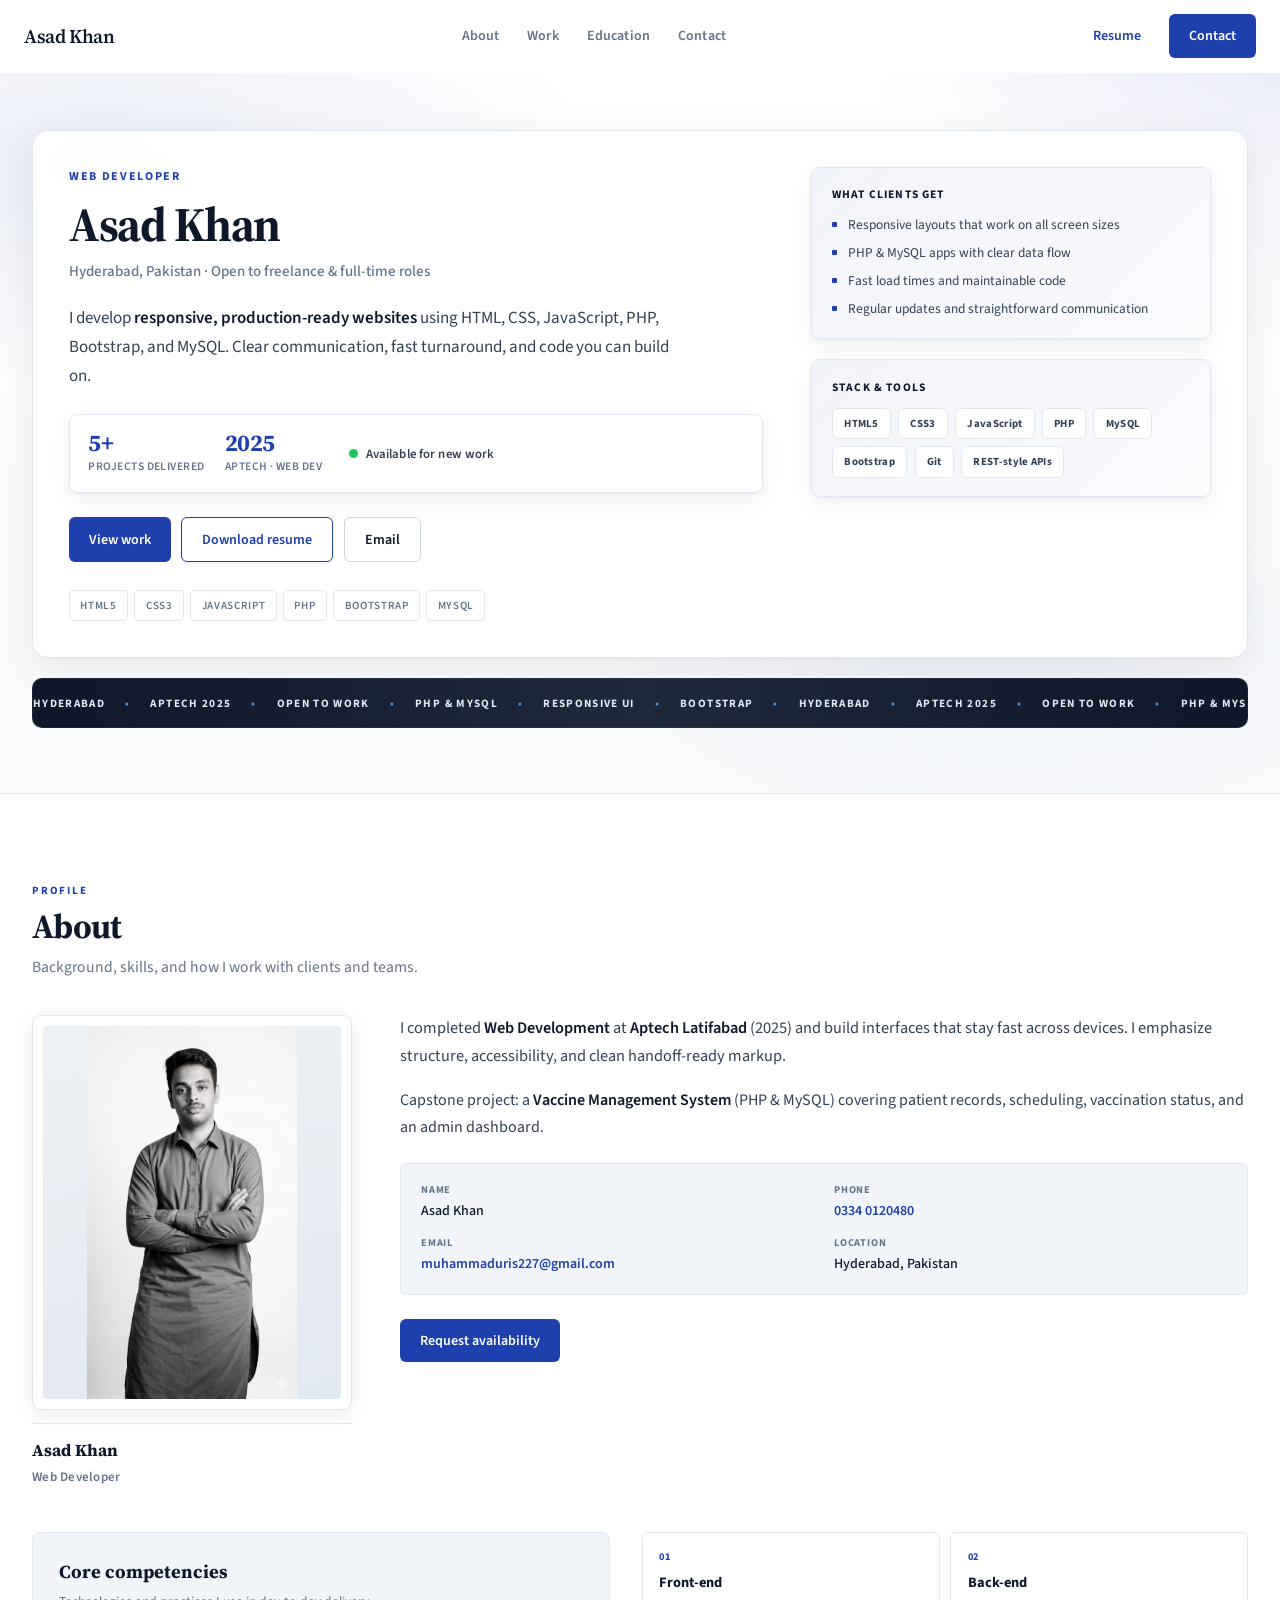
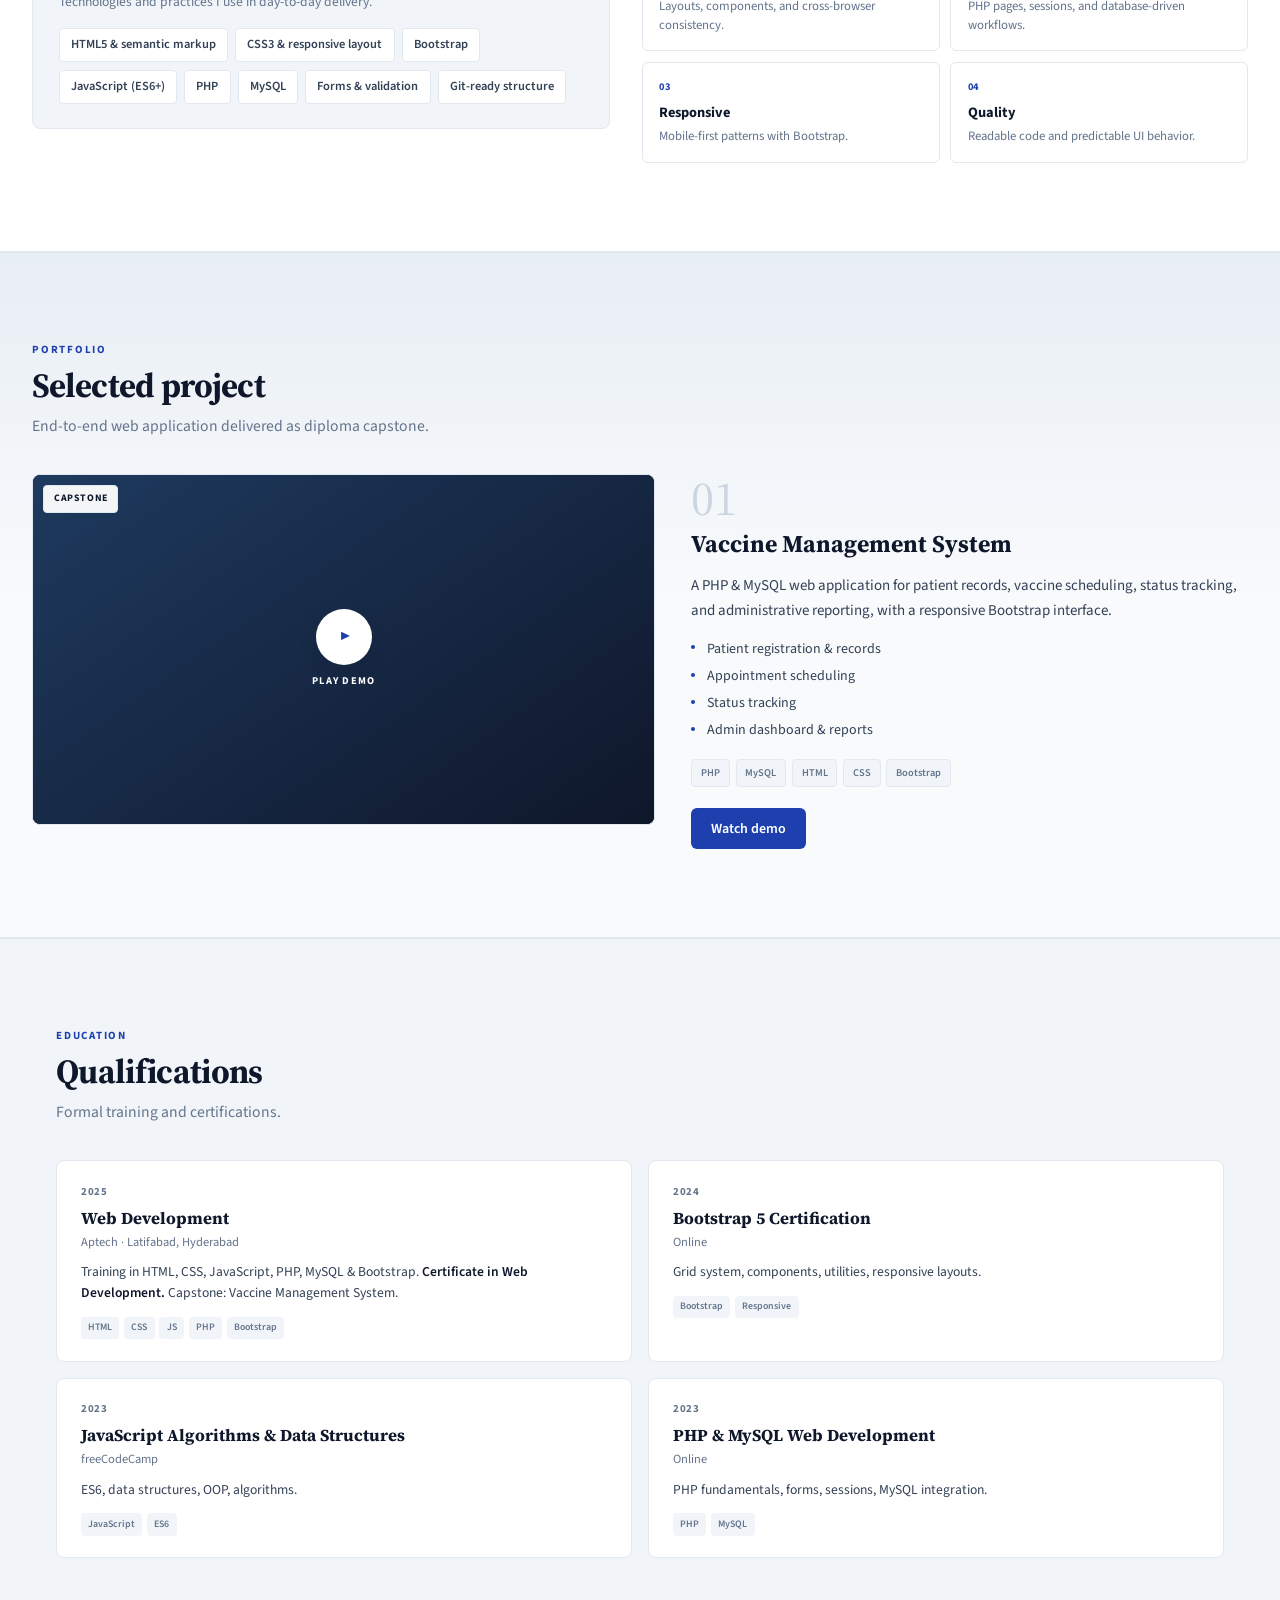
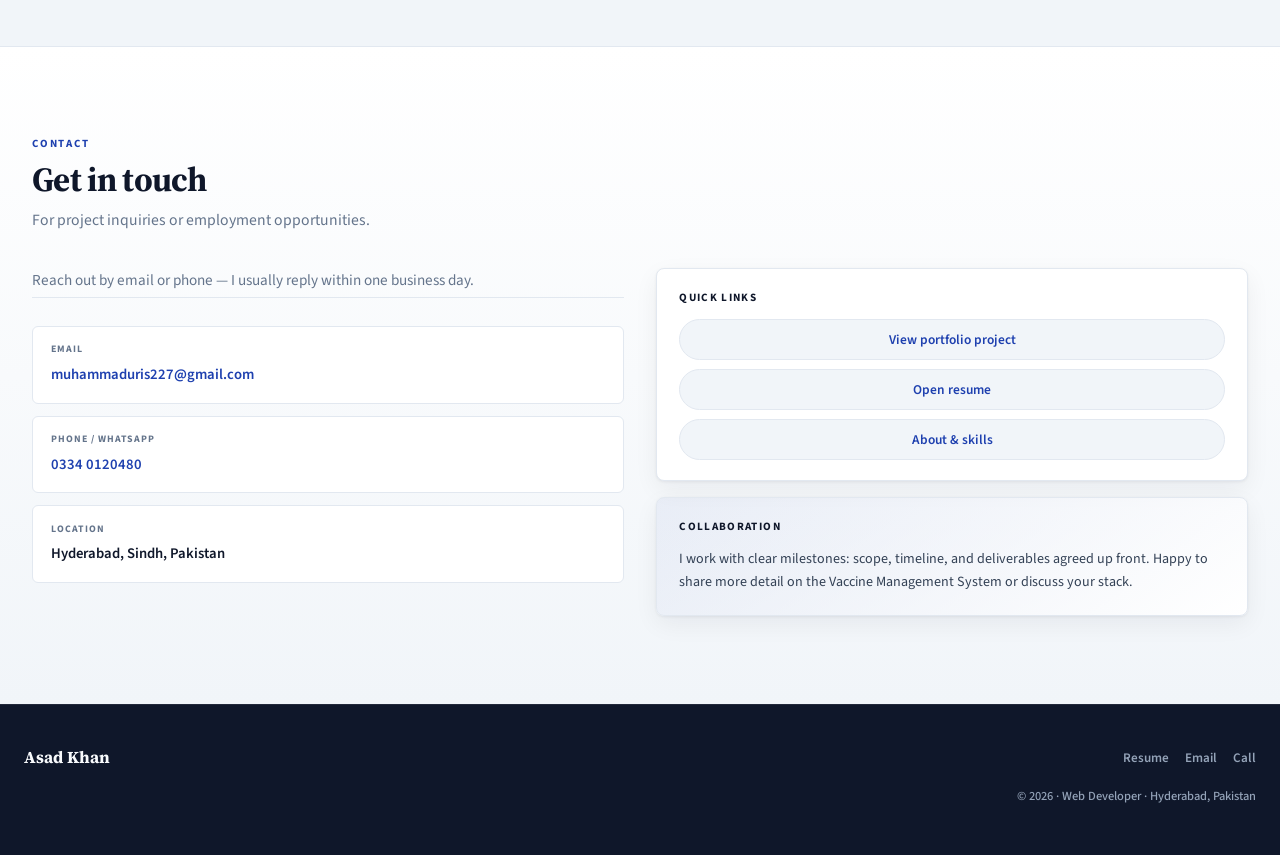
<file: index.html>
<!DOCTYPE html>
<html lang="en">
<head>
  <meta charset="UTF-8" />
  <meta name="viewport" content="width=device-width, initial-scale=1.0" />
  <meta name="description" content="Asad Khan — Web Developer in Hyderabad, Pakistan. HTML, CSS, JavaScript, PHP, Bootstrap & MySQL. Diploma in Web Development." />
  <meta name="theme-color" content="#0f172a" />
  <meta property="og:title" content="Asad Khan — Web Developer" />
  <meta property="og:description" content="Web developer specializing in responsive sites, PHP, and MySQL. Based in Hyderabad, Pakistan." />
  <meta property="og:type" content="website" />
  <title>Asad Khan | Web Developer in Hyderabad Pakistan | PHP, JavaScript & MySQL</title>
  <link rel="preconnect" href="https://fonts.googleapis.com" />
  <link rel="preconnect" href="https://fonts.gstatic.com" crossorigin />
  <link href="https://fonts.googleapis.com/css2?family=Source+Sans+3:ital,wght@0,400;0,500;0,600;0,700;1,400&family=Source+Serif+4:ital,opsz,wght@0,8..60,400;0,8..60,600;0,8..60,700;1,8..60,400&display=swap" rel="stylesheet" />
  <link rel="stylesheet" href="master.css" />
  <script type="application/ld+json">
  {
    "@context": "https://schema.org",
    "@type": "Person",
    "name": "Asad Khan",
    "jobTitle": "Web Developer",
    "email": "muhammaduris227@gmail.com",
    "telephone": "+923340120480",
    "image": "me.jpeg",
    "address": { "@type": "PostalAddress", "addressLocality": "Hyderabad", "addressRegion": "Sindh", "addressCountry": "PK" },
    "knowsAbout": ["HTML5", "CSS3", "JavaScript", "PHP", "MySQL", "Bootstrap"]
  }
  </script>

<meta name="robots" content="index,follow,max-image-preview:large" />
<link rel="canonical" href="https://yourdomain.com/" />
<meta property="og:url" content="https://yourdomain.com/" />
<meta name="twitter:card" content="summary_large_image" />
</head>

<body class="has-page-bg">

  <a class="skip-link" href="#main">Skip to content</a>

  <header class="site-header">
    <nav id="navbar" class="nav" aria-label="Primary">
      <a href="#hero" class="nav-brand">Asad Khan</a>
      <ul class="nav-links">
        <li><a href="#about">About</a></li>
        <li><a href="#mywork">Work</a></li>
        <li><a href="#education">Education</a></li>
        <li><a href="#contact">Contact</a></li>
      </ul>
      <div class="nav-actions">
        <a href="resume.html" class="btn btn-nav-outline">Resume</a>
        <a href="#contact" class="btn btn-nav">Contact</a>
      </div>
      <button type="button" class="nav-toggle" id="menuBtn" aria-label="Open menu" aria-expanded="false" aria-controls="mobileMenu">&#9776;</button>
    </nav>
  </header>

  <div class="mobile-menu" id="mobileMenu">
    <a href="#about" class="mobile-link">About</a>
    <a href="#mywork" class="mobile-link">Work</a>
    <a href="#education" class="mobile-link">Education</a>
    <a href="#contact" class="mobile-link">Contact</a>
    <a href="resume.html" class="mobile-link mobile-link--accent">Resume (PDF)</a>
  </div>

  <main id="main">

  <section id="hero" class="hero" aria-labelledby="hero-heading">
    <div class="hero-bg" aria-hidden="true"></div>
    <div class="hero-mesh" aria-hidden="true"></div>
    <div class="hero-surface">
    <div class="hero-layout">
      <div class="hero-inner">
        <p class="hero-eyebrow hero-reveal">Web Developer</p>
        <h1 id="hero-heading" class="hero-title hero-reveal">Asad Khan</h1>
        <p class="hero-sub hero-reveal">Hyderabad, Pakistan &middot; Open to freelance &amp; full-time roles</p>
        <p class="hero-lead hero-reveal">
          I develop <strong>responsive, production-ready websites</strong> using HTML, CSS, JavaScript, PHP, Bootstrap, and MySQL.
          Clear communication, fast turnaround, and code you can build on.
        </p>
        <div class="hero-stats hero-reveal" aria-label="Highlights">
          <div class="hero-stat">
            <span class="hero-stat__num">5+</span>
            <span class="hero-stat__label">Projects delivered</span>
          </div>
          <div class="hero-stat">
            <span class="hero-stat__num">2025</span>
            <span class="hero-stat__label">Aptech · Web Dev</span>
          </div>
          <div class="hero-stat hero-stat--pulse">
            <span class="hero-stat__dot" aria-hidden="true"></span>
            <span class="hero-stat__label">Available for new work</span>
          </div>
        </div>
        <div class="hero-actions hero-reveal">
          <a href="#mywork" class="btn btn-primary btn-shine">View work</a>
          <a href="resume.html" class="btn btn-secondary">Download resume</a>
          <a href="mailto:muhammaduris227@gmail.com" class="btn btn-ghost">Email</a>
        </div>
        <ul class="hero-tags hero-reveal" aria-label="Technologies">
          <li>HTML5</li>
          <li>CSS3</li>
          <li>JavaScript</li>
          <li>PHP</li>
          <li>Bootstrap</li>
          <li>MySQL</li>
        </ul>
      </div>

      <aside class="hero-aside hero-reveal" aria-label="What you get">
        <div class="hero-panel">
          <h2 class="hero-panel__title">What clients get</h2>
          <ul class="hero-panel__list">
            <li>Responsive layouts that work on all screen sizes</li>
            <li>PHP &amp; MySQL apps with clear data flow</li>
            <li>Fast load times and maintainable code</li>
            <li>Regular updates and straightforward communication</li>
          </ul>
        </div>
        <div class="hero-panel hero-panel--stack">
          <h2 class="hero-panel__title">Stack &amp; tools</h2>
          <div class="hero-stack" aria-label="Technologies">
            <span>HTML5</span><span>CSS3</span><span>JavaScript</span><span>PHP</span><span>MySQL</span><span>Bootstrap</span><span>Git</span><span>REST-style APIs</span>
          </div>
        </div>
      </aside>
    </div>
    </div>
    <div class="hero-ribbon" aria-hidden="true">
      <div class="hero-ribbon__track">
        <span>Hyderabad</span><span class="hero-ribbon__dot">&bull;</span>
        <span>Aptech 2025</span><span class="hero-ribbon__dot">&bull;</span>
        <span>Open to work</span><span class="hero-ribbon__dot">&bull;</span>
        <span>PHP &amp; MySQL</span><span class="hero-ribbon__dot">&bull;</span>
        <span>Responsive UI</span><span class="hero-ribbon__dot">&bull;</span>
        <span>Bootstrap</span><span class="hero-ribbon__dot">&bull;</span>
        <span>Hyderabad</span><span class="hero-ribbon__dot">&bull;</span>
        <span>Aptech 2025</span><span class="hero-ribbon__dot">&bull;</span>
        <span>Open to work</span><span class="hero-ribbon__dot">&bull;</span>
        <span>PHP &amp; MySQL</span><span class="hero-ribbon__dot">&bull;</span>
        <span>Responsive UI</span><span class="hero-ribbon__dot">&bull;</span>
        <span>Bootstrap</span><span class="hero-ribbon__dot">&bull;</span>
      </div>
    </div>
  </section>

  <section id="about" class="section about" aria-labelledby="about-title">
    <div class="section-head section-reveal">
      <span class="section-kicker">Profile</span>
      <h2 id="about-title" class="section-title">About</h2>
      <p class="section-lead">Background, skills, and how I work with clients and teams.</p>
    </div>

    <div class="about-grid section-reveal">
      <figure class="profile-shot">
        <div class="profile-shot__frame">
          <div class="profile-shot__mat">
            <img
              class="profile-shot__img"
              src="me.jpeg"
              alt="Professional portrait of Asad Khan, web developer"
              width="480"
              height="600"
              decoding="async"
              fetchpriority="high"
              onerror="this.onerror=null;this.src='me.jpg';"
            />
          </div>
        </div>
        <figcaption class="profile-shot__caption">
          <span class="profile-shot__name">Asad Khan</span>
          <span class="profile-shot__role">Web Developer</span>
        </figcaption>
      </figure>

      <div class="about-copy">
        <p class="about-lead">
          I completed <strong>Web Development</strong> at <strong>Aptech Latifabad</strong> (2025) and build interfaces that stay fast across devices.
          I emphasize structure, accessibility, and clean handoff-ready markup.
        </p>
        <p class="about-text">
          Capstone project: a <strong>Vaccine Management System</strong> (PHP &amp; MySQL) covering patient records, scheduling,
          vaccination status, and an admin dashboard.
        </p>
        <dl class="about-facts">
          <div class="fact"><dt>Name</dt><dd>Asad Khan</dd></div>
          <div class="fact"><dt>Phone</dt><dd><a href="tel:+923340120480">0334 0120480</a></dd></div>
          <div class="fact"><dt>Email</dt><dd><a href="mailto:muhammaduris227@gmail.com">muhammaduris227@gmail.com</a></dd></div>
          <div class="fact"><dt>Location</dt><dd>Hyderabad, Pakistan</dd></div>
        </dl>
        <a href="#contact" class="btn btn-primary">Request availability</a>
      </div>
    </div>

    <div class="about-lower section-reveal">
      <div class="skills-panel">
        <h3 class="skills-heading">Core competencies</h3>
        <p class="skills-note">Technologies and practices I use in day-to-day delivery.</p>
        <ul class="skill-tags" aria-label="Skills">
          <li>HTML5 &amp; semantic markup</li>
          <li>CSS3 &amp; responsive layout</li>
          <li>Bootstrap</li>
          <li>JavaScript (ES6+)</li>
          <li>PHP</li>
          <li>MySQL</li>
          <li>Forms &amp; validation</li>
          <li>Git-ready structure</li>
        </ul>
      </div>
      <div class="what-i-do">
        <div class="wid-card"><span class="wid-num">01</span><h4>Front-end</h4><p>Layouts, components, and cross-browser consistency.</p></div>
        <div class="wid-card"><span class="wid-num">02</span><h4>Back-end</h4><p>PHP pages, sessions, and database-driven workflows.</p></div>
        <div class="wid-card"><span class="wid-num">03</span><h4>Responsive</h4><p>Mobile-first patterns with Bootstrap.</p></div>
        <div class="wid-card"><span class="wid-num">04</span><h4>Quality</h4><p>Readable code and predictable UI behavior.</p></div>
      </div>
    </div>
  </section>

  <section id="mywork" class="section work section--band" aria-labelledby="work-title">
    <div class="section-head section-reveal">
      <span class="section-kicker">Portfolio</span>
      <h2 id="work-title" class="section-title">Selected project</h2>
      <p class="section-lead">End-to-end web application delivered as diploma capstone.</p>
    </div>
    <div class="work-layout section-reveal">
      <div class="work-video-wrap" id="demoThumb" role="button" tabindex="0" aria-label="Play project demo video">
        <video src="vaccinesys.mp4" muted preload="metadata" playsinline class="work-thumb"></video>
        <div class="work-fallback" aria-hidden="true"></div>
        <div class="work-overlay">
          <span class="work-play-btn" aria-hidden="true">&#9654;</span>
          <span class="work-play-label">Play demo</span>
        </div>
        <span class="work-pill">Capstone</span>
      </div>
      <div class="work-info">
        <span class="work-num">01</span>
        <h3 class="work-name">Vaccine Management System</h3>
        <p class="work-desc">
          A PHP &amp; MySQL web application for patient records, vaccine scheduling, status tracking, and administrative reporting, with a responsive Bootstrap interface.
        </p>
        <ul class="work-list">
          <li>Patient registration &amp; records</li>
          <li>Appointment scheduling</li>
          <li>Status tracking</li>
          <li>Admin dashboard &amp; reports</li>
        </ul>
        <div class="work-tags">
          <span>PHP</span><span>MySQL</span><span>HTML</span><span>CSS</span><span>Bootstrap</span>
        </div>
        <button type="button" class="btn btn-primary" id="openDemoVideo">Watch demo</button>
      </div>
    </div>
  </section>

  <section id="education" class="section education" aria-labelledby="edu-heading">
    <div class="section-head section-reveal">
      <span class="section-kicker">Education</span>
      <h2 id="edu-heading" class="section-title">Qualifications</h2>
      <p class="section-lead">Formal training and certifications.</p>
    </div>
    <div class="edu-grid">
      <article class="edu-card ec-1 reveal">
        <span class="edu-year">2025</span>
        <h3 class="edu-deg">Web Development</h3>
        <p class="edu-school">Aptech &middot; Latifabad, Hyderabad</p>
        <p class="edu-desc">Training in HTML, CSS, JavaScript, PHP, MySQL &amp; Bootstrap. <strong>Certificate in Web Development.</strong> Capstone: Vaccine Management System.</p>
        <div class="edu-chips"><span>HTML</span><span>CSS</span><span>JS</span><span>PHP</span><span>Bootstrap</span></div>
      </article>
      <article class="edu-card ec-2 reveal">
        <span class="edu-year">2024</span>
        <h3 class="edu-deg">Bootstrap 5 Certification</h3>
        <p class="edu-school">Online</p>
        <p class="edu-desc">Grid system, components, utilities, responsive layouts.</p>
        <div class="edu-chips"><span>Bootstrap</span><span>Responsive</span></div>
      </article>
      <article class="edu-card ec-3 reveal">
        <span class="edu-year">2023</span>
        <h3 class="edu-deg">JavaScript Algorithms &amp; Data Structures</h3>
        <p class="edu-school">freeCodeCamp</p>
        <p class="edu-desc">ES6, data structures, OOP, algorithms.</p>
        <div class="edu-chips"><span>JavaScript</span><span>ES6</span></div>
      </article>
      <article class="edu-card ec-4 reveal">
        <span class="edu-year">2023</span>
        <h3 class="edu-deg">PHP &amp; MySQL Web Development</h3>
        <p class="edu-school">Online</p>
        <p class="edu-desc">PHP fundamentals, forms, sessions, MySQL integration.</p>
        <div class="edu-chips"><span>PHP</span><span>MySQL</span></div>
      </article>
    </div>
  </section>

  <section id="contact" class="section contact section--contact-band" aria-labelledby="contact-heading">
    <div class="contact-shell">
      <div class="section-head section-reveal">
        <span class="section-kicker">Contact</span>
        <h2 id="contact-heading" class="section-title">Get in touch</h2>
        <p class="section-lead">For project inquiries or employment opportunities.</p>
      </div>
      <div class="contact-grid contact-grid--split section-reveal">
        <div class="contact-details">
          <p class="contact-intro-inline">Reach out by email or phone &mdash; I usually reply within one business day.</p>
          <a href="mailto:muhammaduris227@gmail.com" class="contact-line">
            <span class="contact-label">Email</span>
            <span class="contact-value">muhammaduris227@gmail.com</span>
          </a>
          <a href="tel:+923340120480" class="contact-line">
            <span class="contact-label">Phone / WhatsApp</span>
            <span class="contact-value">0334 0120480</span>
          </a>
          <p class="contact-line contact-line-static">
            <span class="contact-label">Location</span>
            <span class="contact-value">Hyderabad, Sindh, Pakistan</span>
          </p>
        </div>
        <div class="contact-extra">
          <div class="contact-card">
            <h3 class="contact-card__title">Quick links</h3>
            <div class="contact-card__actions">
              <a href="#mywork" class="contact-pill">View portfolio project</a>
              <a href="resume.html" class="contact-pill">Open resume</a>
              <a href="#about" class="contact-pill">About &amp; skills</a>
            </div>
          </div>
          <div class="contact-card contact-card--muted">
            <h3 class="contact-card__title">Collaboration</h3>
            <p class="contact-card__text">I work with clear milestones: scope, timeline, and deliverables agreed up front. Happy to share more detail on the Vaccine Management System or discuss your stack.</p>
          </div>
        </div>
      </div>
    </div>
  </section>

  </main>

  <footer class="site-footer">
    <div class="footer-inner">
      <span class="footer-name">Asad Khan</span>
      <div class="footer-links">
        <a href="resume.html">Resume</a>
        <a href="mailto:muhammaduris227@gmail.com">Email</a>
        <a href="tel:+923340120480">Call</a>
      </div>
      <span class="footer-meta">&copy; 2026 &middot; Web Developer &middot; Hyderabad, Pakistan</span>
    </div>
  </footer>

  <div class="video-modal" id="videoModal" role="dialog" aria-modal="true" aria-labelledby="video-modal-title" hidden>
    <div class="video-modal-backdrop" id="modalBackdrop"></div>
    <div class="video-modal-box">
      <h2 id="video-modal-title" class="visually-hidden">Project demo</h2>
      <button type="button" class="video-modal-close" id="closeVideo" aria-label="Close">&times;</button>
      <video src="vaccinesys.mp4" class="video-modal-player" id="modalVideo" controls playsinline></video>
      <p class="video-modal-caption">Vaccine Management System &mdash; diploma capstone</p>
    </div>
  </div>

  <script src="main.js"></script>
</body>
</html>
</file>
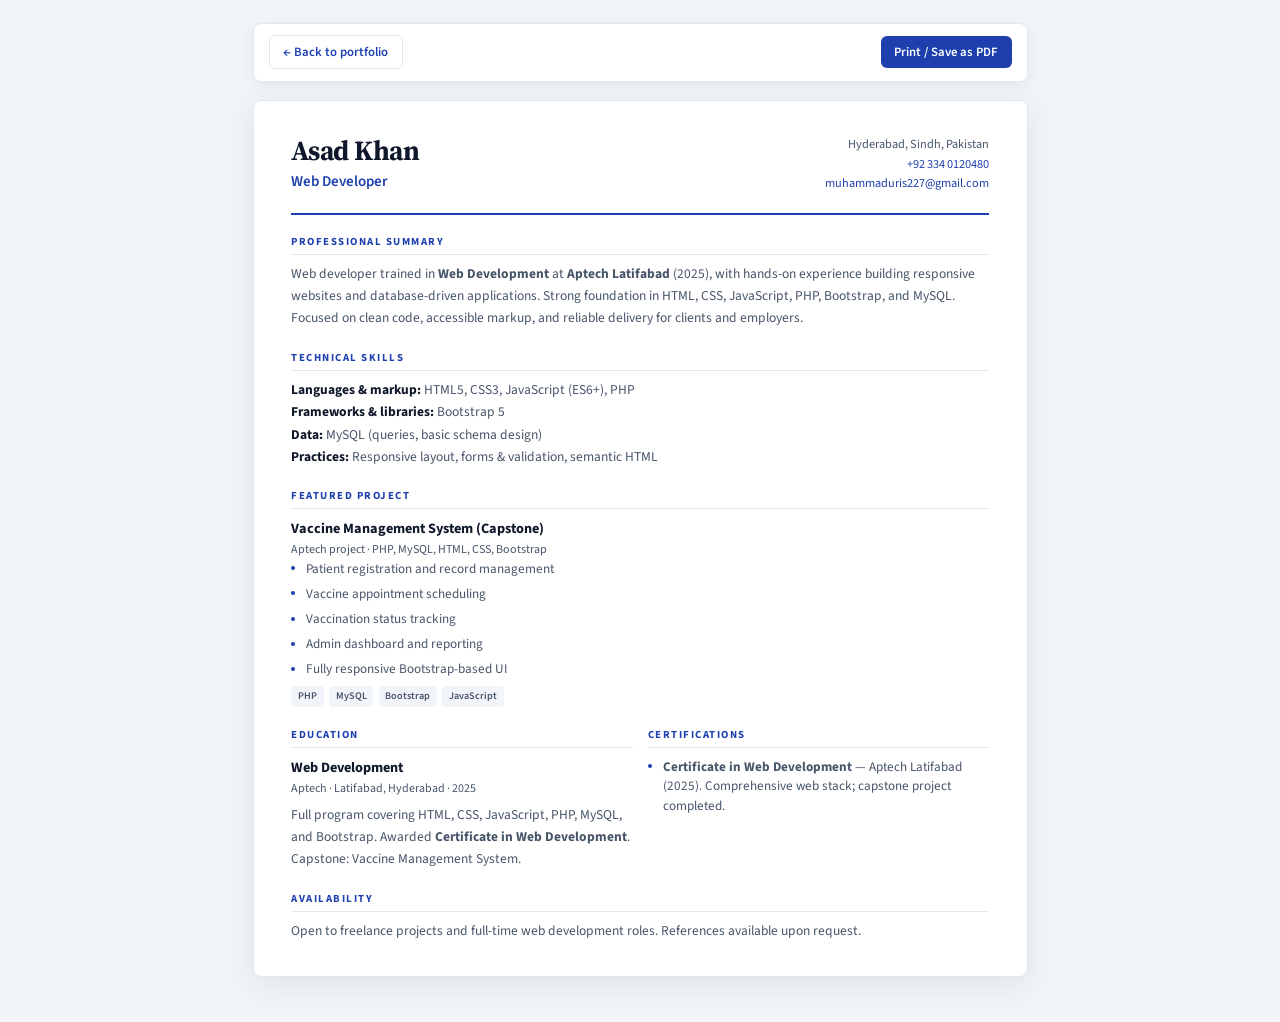
<file: resume.html>
<!DOCTYPE html>
<html lang="en">
<head>
  <meta charset="UTF-8" />
  <meta name="viewport" content="width=device-width, initial-scale=1.0" />
  <meta name="description" content="Resume — Asad Khan, Web Developer" />
  <title>Resume — Asad Khan</title>
  <link rel="preconnect" href="https://fonts.googleapis.com" />
  <link rel="preconnect" href="https://fonts.gstatic.com" crossorigin />
  <link href="https://fonts.googleapis.com/css2?family=Source+Sans+3:ital,wght@0,400;0,500;0,600;0,700;1,400&family=Source+Serif+4:ital,opsz,wght@0,8..60,400;0,8..60,600;0,8..60,700&display=swap" rel="stylesheet" />
  <link rel="stylesheet" href="resume.css" />
</head>
<body>
  <div class="resume-wrap">
    <div class="resume-toolbar">
      <a class="link-back" href="index.html">&larr; Back to portfolio</a>
      <button type="button" class="btn-print" id="printResume">Print / Save as PDF</button>
    </div>

    <article class="resume-sheet">
      <header class="resume-header">
        <div>
          <h1 class="resume-name">Asad Khan</h1>
          <p class="resume-title">Web Developer</p>
        </div>
        <div class="resume-contact">
          Hyderabad, Sindh, Pakistan<br />
          <a href="tel:+923340120480">+92 334 0120480</a><br />
          <a href="mailto:muhammaduris227@gmail.com">muhammaduris227@gmail.com</a>
        </div>
      </header>

      <section class="resume-section">
        <h2 class="resume-h2">Professional summary</h2>
        <p class="resume-p">
          Web developer trained in <strong>Web Development</strong> at <strong>Aptech Latifabad</strong> (2025), with hands-on experience building responsive websites and
          database-driven applications. Strong foundation in HTML, CSS, JavaScript, PHP, Bootstrap, and MySQL.
          Focused on clean code, accessible markup, and reliable delivery for clients and employers.
        </p>
      </section>

      <section class="resume-section">
        <h2 class="resume-h2">Technical skills</h2>
        <p class="resume-p">
          <strong style="color: var(--ink);">Languages &amp; markup:</strong> HTML5, CSS3, JavaScript (ES6+), PHP<br />
          <strong style="color: var(--ink);">Frameworks &amp; libraries:</strong> Bootstrap 5<br />
          <strong style="color: var(--ink);">Data:</strong> MySQL (queries, basic schema design)<br />
          <strong style="color: var(--ink);">Practices:</strong> Responsive layout, forms &amp; validation, semantic HTML
        </p>
      </section>

      <section class="resume-section">
        <h2 class="resume-h2">Featured project</h2>
        <div class="resume-row">
          <div class="resume-job-title">Vaccine Management System (Capstone)</div>
          <div class="resume-meta">Aptech project &middot; PHP, MySQL, HTML, CSS, Bootstrap</div>
          <ul class="resume-list">
            <li>Patient registration and record management</li>
            <li>Vaccine appointment scheduling</li>
            <li>Vaccination status tracking</li>
            <li>Admin dashboard and reporting</li>
            <li>Fully responsive Bootstrap-based UI</li>
          </ul>
          <div class="resume-tags">
            <span>PHP</span><span>MySQL</span><span>Bootstrap</span><span>JavaScript</span>
          </div>
        </div>
      </section>

      <div class="resume-grid-2">
        <section class="resume-section">
          <h2 class="resume-h2">Education</h2>
          <div class="resume-row">
            <div class="resume-job-title">Web Development</div>
            <div class="resume-meta">Aptech &middot; Latifabad, Hyderabad &middot; 2025</div>
            <p class="resume-p" style="margin-top: 0.35rem;">
              Full program covering HTML, CSS, JavaScript, PHP, MySQL, and Bootstrap. Awarded <strong>Certificate in Web Development</strong>. Capstone: Vaccine Management System.
            </p>
          </div>
        </section>

        <section class="resume-section">
          <h2 class="resume-h2">Certifications</h2>
          <ul class="resume-list">
            <li><strong>Certificate in Web Development</strong> &mdash; Aptech Latifabad (2025). Comprehensive web stack; capstone project completed.</li>
        
          </ul>
        </section>
      </div>

      <section class="resume-section">
        <h2 class="resume-h2">Availability</h2>
        <p class="resume-p">Open to freelance projects and full-time web development roles. References available upon request.</p>
      </section>
    </article>
  </div>

  <script>
    document.getElementById('printResume').addEventListener('click', function () {
      window.print();
    });
  </script>
</body>
</html>
</file>
<file: master.css>
/* Asad Khan — corporate professional theme */

*, *::before, *::after { box-sizing: border-box; margin: 0; padding: 0; }

:root {
  --bg: #f8fafc;
  --bg-muted: #f1f5f9;
  --surface: #ffffff;
  --ink: #0f172a;
  --ink-soft: #334155;
  --muted: #64748b;
  --line: #e2e8f0;
  --line-strong: #cbd5e1;

  --accent: #1e40af;
  --accent-hover: #1d4ed8;
  --accent-soft: rgba(30, 64, 175, 0.12);

  --header-bg: rgba(255, 255, 255, 0.95);
  --footer-bg: #0f172a;

  --font-serif: 'Source Serif 4', Georgia, 'Times New Roman', serif;
  --font-sans: 'Source Sans 3', system-ui, -apple-system, sans-serif;

  --radius: 8px;
  --radius-sm: 6px;
  --shadow: 0 1px 3px rgba(15, 23, 42, 0.06), 0 8px 24px rgba(15, 23, 42, 0.06);
  --shadow-md: 0 4px 20px rgba(15, 23, 42, 0.08);
  --nav-h: 72px;
  --ease: 0.2s ease;

  --error: #b91c1c;
  --ok: #15803d;

  --layout-max: 1320px;
}

html { scroll-behavior: smooth; font-size: 16px; }

body {
  font-family: var(--font-sans);
  font-weight: 400;
  color: var(--ink-soft);
  background: var(--bg);
  line-height: 1.6;
  -webkit-font-smoothing: antialiased;
}

/* Subtle grid on large screens — fills empty space visually */
body.has-page-bg {
  background-color: #f1f5f9;
  background-image:
    linear-gradient(rgba(148, 163, 184, 0.22) 1px, transparent 1px),
    linear-gradient(90deg, rgba(148, 163, 184, 0.22) 1px, transparent 1px);
  background-size: 40px 40px;
  background-position: center top;
}

@media (max-width: 1023px) {
  body.has-page-bg {
    background-image: none;
  }
}

a { color: var(--accent); text-decoration: none; }
a:hover { text-decoration: underline; }
strong { color: var(--ink); font-weight: 600; }

.skip-link {
  position: absolute;
  left: -9999px;
  top: 0.5rem;
  z-index: 10000;
  padding: 0.5rem 1rem;
  background: var(--ink);
  color: #fff;
  font-weight: 600;
  border-radius: var(--radius-sm);
}
.skip-link:focus { left: 0.5rem; outline: 2px solid var(--accent); outline-offset: 2px; }

.visually-hidden {
  position: absolute;
  width: 1px; height: 1px;
  padding: 0; margin: -1px;
  overflow: hidden; clip: rect(0, 0, 0, 0);
  white-space: nowrap; border: 0;
}

/* ---- Header ------------------------------------------------------ */
.site-header {
  position: sticky;
  top: 0;
  z-index: 300;
  background: var(--header-bg);
  backdrop-filter: blur(12px);
  -webkit-backdrop-filter: blur(12px);
  border-bottom: 1px solid transparent;
  transition: border-color var(--ease), box-shadow var(--ease);
}
#navbar.is-scrolled {
  border-bottom-color: var(--line);
  box-shadow: 0 1px 0 rgba(15, 23, 42, 0.04);
}

.nav {
  max-width: var(--layout-max);
  margin: 0 auto;
  padding: 0 1.5rem;
  height: var(--nav-h);
  display: flex;
  align-items: center;
  justify-content: space-between;
  gap: 1rem;
}

.nav-brand {
  font-family: var(--font-serif);
  font-size: 1.2rem;
  font-weight: 600;
  color: var(--ink);
  letter-spacing: -0.02em;
}
.nav-brand:hover { text-decoration: none; color: var(--accent); }

.nav-links {
  display: flex;
  gap: 1.75rem;
  list-style: none;
}
.nav-links a {
  font-size: 0.875rem;
  font-weight: 600;
  color: var(--muted);
  text-decoration: none;
  letter-spacing: 0.01em;
  transition: color var(--ease);
}
.nav-links a:hover { color: var(--ink); }
.nav-links a.active { color: var(--accent); }

.btn-nav {
  font-size: 0.8125rem;
  font-weight: 600;
  padding: 0.5rem 1rem;
  background: var(--accent);
  color: #fff !important;
  border-radius: var(--radius-sm);
  text-decoration: none !important;
  transition: background var(--ease);
}
.btn-nav:hover { background: var(--accent-hover); text-decoration: none !important; }

.nav-actions {
  display: flex;
  align-items: center;
  gap: 0.5rem;
}

.btn-nav-outline {
  font-size: 0.8125rem;
  font-weight: 600;
  padding: 0.5rem 1rem;
  background: transparent;
  color: var(--accent) !important;
  border: 1px solid var(--accent);
  border-radius: var(--radius-sm);
  text-decoration: none !important;
  transition: background var(--ease), color var(--ease);
}
.btn-nav-outline:hover {
  background: var(--accent-soft);
  text-decoration: none !important;
}

.nav-toggle {
  display: none;
  background: none;
  border: none;
  font-size: 1.5rem;
  color: var(--ink);
  cursor: pointer;
  padding: 0.25rem;
  line-height: 1;
}

.mobile-menu {
  display: none;
  position: fixed;
  top: var(--nav-h);
  left: 0;
  right: 0;
  z-index: 250;
  flex-direction: column;
  padding: 0.75rem 1.5rem 1rem;
  background: var(--surface);
  border-bottom: 1px solid var(--line);
  box-shadow: var(--shadow-md);
}
.mobile-menu.open { display: flex; }
.mobile-link {
  padding: 0.65rem 0;
  font-weight: 600;
  font-size: 0.9375rem;
  color: var(--ink-soft);
  border-bottom: 1px solid var(--line);
  text-decoration: none;
}
.mobile-link:last-child { border-bottom: none; }
.mobile-link:hover { color: var(--accent); }
.mobile-link--accent {
  color: var(--accent) !important;
  font-weight: 700;
  border-bottom: none !important;
}

@media (max-width: 768px) {
  .nav-links, .nav-actions { display: none; }
  .nav-toggle { display: block; }
}

/* ---- Buttons ----------------------------------------------------- */
.btn {
  display: inline-flex;
  align-items: center;
  justify-content: center;
  gap: 0.35rem;
  font-family: var(--font-sans);
  font-size: 0.875rem;
  font-weight: 600;
  padding: 0.65rem 1.25rem;
  border-radius: var(--radius-sm);
  border: none;
  cursor: pointer;
  text-decoration: none !important;
  transition: background var(--ease), color var(--ease), border-color var(--ease);
}
.btn-primary {
  background: var(--accent);
  color: #fff !important;
}
.btn-primary:hover { background: var(--accent-hover); }
.btn-ghost {
  background: transparent;
  color: var(--ink) !important;
  border: 1px solid var(--line-strong);
}
.btn-ghost:hover { border-color: var(--accent); color: var(--accent) !important; }
.btn-secondary {
  background: var(--surface);
  color: var(--accent) !important;
  border: 1px solid var(--accent);
  box-shadow: 0 1px 2px rgba(30, 64, 175, 0.08);
}
.btn-secondary:hover {
  background: var(--accent-soft);
  border-color: var(--accent-hover);
}
.btn-shine {
  position: relative;
  overflow: hidden;
}
.btn-shine::after {
  content: '';
  position: absolute;
  inset: 0;
  background: linear-gradient(105deg, transparent 40%, rgba(255, 255, 255, 0.25) 50%, transparent 60%);
  transform: translateX(-100%);
  transition: transform 0.6s ease;
}
.btn-shine:hover::after {
  transform: translateX(100%);
}
.btn-full { width: 100%; }

/* ---- Hero -------------------------------------------------------- */
.hero {
  position: relative;
  padding: clamp(2.5rem, 6vw, 3.5rem) clamp(1.25rem, 4vw, 2rem) clamp(2rem, 5vw, 3.5rem);
  max-width: calc(var(--layout-max) + 2.5rem);
  margin: 0 auto;
  overflow: hidden;
}

.hero-surface {
  position: relative;
  z-index: 1;
  background: rgba(255, 255, 255, 0.94);
  border: 1px solid var(--line);
  border-radius: 16px;
  padding: clamp(1.5rem, 3.5vw, 2.25rem);
  box-shadow:
    0 1px 2px rgba(15, 23, 42, 0.04),
    0 12px 40px rgba(15, 23, 42, 0.08);
  backdrop-filter: blur(10px);
  -webkit-backdrop-filter: blur(10px);
}

.hero-ribbon {
  position: relative;
  z-index: 1;
  margin-top: 1.25rem;
  margin-bottom: 0.5rem;
  overflow: hidden;
  background: linear-gradient(90deg, #0f172a 0%, #1e293b 50%, #0f172a 100%);
  border-radius: 10px;
  border: 1px solid rgba(255, 255, 255, 0.06);
  padding: 0.7rem 0;
}

.hero-ribbon__track {
  display: inline-flex;
  align-items: center;
  gap: 1.25rem;
  animation: ribbonScroll 32s linear infinite;
  font-size: 0.7rem;
  font-weight: 700;
  letter-spacing: 0.12em;
  text-transform: uppercase;
  white-space: nowrap;
  color: #e2e8f0;
}

.hero-ribbon__dot {
  color: #60a5fa;
  opacity: 0.85;
}

@keyframes ribbonScroll {
  from { transform: translateX(0); }
  to { transform: translateX(-50%); }
}

.hero-panel--stack {
  padding-bottom: 1.1rem;
}

.hero-stack {
  display: flex;
  flex-wrap: wrap;
  gap: 0.45rem;
}

.hero-stack span {
  font-size: 0.68rem;
  font-weight: 700;
  letter-spacing: 0.03em;
  padding: 0.38rem 0.7rem;
  background: #fff;
  border: 1px solid var(--line);
  border-radius: 6px;
  color: var(--ink-soft);
}

@media (min-width: 1024px) {
  .hero {
    min-height: min(720px, calc(100vh - var(--nav-h) - 2rem));
    display: flex;
    flex-direction: column;
    justify-content: center;
  }
}

.hero-layout {
  display: grid;
  gap: 2rem;
  align-items: start;
  position: relative;
  z-index: 1;
  width: 100%;
}

@media (min-width: 1024px) {
  .hero-layout {
    grid-template-columns: 1fr min(400px, 38%);
    gap: 2.5rem 3rem;
    align-items: stretch;
  }
}

.hero-aside {
  display: flex;
  flex-direction: column;
  gap: 1.25rem;
}

.hero-aside.hero-reveal {
  animation-delay: 0.48s;
}

.hero-panel {
  background: linear-gradient(135deg, rgba(30, 64, 175, 0.06) 0%, rgba(30, 64, 175, 0.02) 100%);
  border: 1px solid var(--line);
  border-radius: var(--radius);
  padding: 1.15rem 1.25rem;
  box-shadow: var(--shadow);
}

.hero-panel__title {
  font-size: 0.72rem;
  font-weight: 700;
  letter-spacing: 0.1em;
  text-transform: uppercase;
  color: var(--ink);
  margin-bottom: 0.65rem;
}

.hero-panel__list {
  list-style: none;
  font-size: 0.84rem;
  color: var(--ink-soft);
  line-height: 1.55;
}
.hero-panel__list li {
  position: relative;
  padding-left: 1rem;
  margin-bottom: 0.45rem;
}
.hero-panel__list li:last-child {
  margin-bottom: 0;
}
.hero-panel__list li::before {
  content: '';
  position: absolute;
  left: 0;
  top: 0.55em;
  width: 5px;
  height: 5px;
  border-radius: 1px;
  background: var(--accent);
}

@media (max-width: 1023px) {
  .hero-aside {
    max-width: 400px;
    margin-left: auto;
    margin-right: auto;
    width: 100%;
  }
}

.hero-bg {
  position: absolute;
  inset: 0;
  background: linear-gradient(180deg, var(--surface) 0%, var(--bg) 100%);
  pointer-events: none;
}
.hero-bg::after {
  content: '';
  position: absolute;
  top: 0;
  right: 0;
  width: min(50%, 420px);
  height: 280px;
  background: radial-gradient(ellipse at top right, rgba(30, 64, 175, 0.06), transparent 70%);
  pointer-events: none;
}

.hero-mesh {
  position: absolute;
  inset: -30% -20% -10% -20%;
  background:
    radial-gradient(ellipse 50% 40% at 20% 30%, rgba(30, 64, 175, 0.09), transparent 55%),
    radial-gradient(ellipse 45% 35% at 85% 15%, rgba(99, 102, 241, 0.07), transparent 50%),
    radial-gradient(ellipse 40% 30% at 70% 80%, rgba(30, 64, 175, 0.05), transparent 55%);
  animation: meshFloat 22s ease-in-out infinite alternate;
  pointer-events: none;
}

@keyframes meshFloat {
  0% { transform: translate(0, 0) scale(1); opacity: 1; }
  100% { transform: translate(-2%, 3%) scale(1.04); opacity: 0.95; }
}

.hero-reveal {
  opacity: 0;
  transform: translateY(18px);
  animation: heroReveal 0.85s cubic-bezier(0.22, 1, 0.36, 1) forwards;
}
.hero-reveal:nth-child(1) { animation-delay: 0.05s; }
.hero-reveal:nth-child(2) { animation-delay: 0.12s; }
.hero-reveal:nth-child(3) { animation-delay: 0.18s; }
.hero-reveal:nth-child(4) { animation-delay: 0.24s; }
.hero-reveal:nth-child(5) { animation-delay: 0.3s; }
.hero-reveal:nth-child(6) { animation-delay: 0.36s; }
.hero-reveal:nth-child(7) { animation-delay: 0.42s; }

@keyframes heroReveal {
  to {
    opacity: 1;
    transform: translateY(0);
  }
}

.hero-stats {
  display: flex;
  flex-wrap: wrap;
  gap: 0.75rem 1.25rem;
  margin-bottom: 1.5rem;
  padding: 1rem 1.15rem;
  background: rgba(255, 255, 255, 0.72);
  border: 1px solid var(--line);
  border-radius: var(--radius);
  box-shadow: var(--shadow);
}

.hero-stat {
  display: flex;
  flex-direction: column;
  gap: 0.15rem;
  min-width: 6.5rem;
}

.hero-stat__num {
  font-family: var(--font-serif);
  font-size: 1.5rem;
  font-weight: 700;
  color: var(--accent);
  letter-spacing: -0.02em;
  line-height: 1;
}

.hero-stat__label {
  font-size: 0.72rem;
  font-weight: 600;
  letter-spacing: 0.04em;
  text-transform: uppercase;
  color: var(--muted);
}

.hero-stat--pulse {
  flex-direction: row;
  align-items: center;
  gap: 0.5rem;
  min-width: auto;
  flex: 1;
  justify-content: flex-start;
}

.hero-stat--pulse .hero-stat__label {
  text-transform: none;
  letter-spacing: 0.01em;
  font-size: 0.8rem;
  font-weight: 600;
  color: var(--ink-soft);
}

.hero-stat__dot {
  width: 9px;
  height: 9px;
  border-radius: 50%;
  background: #22c55e;
  box-shadow: 0 0 0 0 rgba(34, 197, 94, 0.45);
  animation: pulseRing 2.2s ease-out infinite;
}

@keyframes pulseRing {
  0%, 100% { box-shadow: 0 0 0 0 rgba(34, 197, 94, 0.45); }
  50% { box-shadow: 0 0 0 8px rgba(34, 197, 94, 0); }
}

.hero-inner {
  position: relative;
  max-width: 40rem;
}

@media (min-width: 1024px) {
  .hero-inner {
    max-width: none;
  }
}

.hero-eyebrow {
  font-size: 0.75rem;
  font-weight: 700;
  letter-spacing: 0.14em;
  text-transform: uppercase;
  color: var(--accent);
  margin-bottom: 0.75rem;
}

.hero-title {
  font-family: var(--font-serif);
  font-size: clamp(2.25rem, 5vw, 3rem);
  font-weight: 700;
  line-height: 1.12;
  color: var(--ink);
  margin-bottom: 0.5rem;
  letter-spacing: -0.03em;
}

.hero-sub {
  font-size: 0.9375rem;
  color: var(--muted);
  font-weight: 500;
  margin-bottom: 1.25rem;
}

.hero-lead {
  font-size: 1.0625rem;
  color: var(--ink-soft);
  margin-bottom: 1.5rem;
  line-height: 1.7;
  max-width: 38rem;
}

.hero-actions {
  display: flex;
  flex-wrap: wrap;
  gap: 0.65rem;
  margin-bottom: 1.75rem;
}

.hero-tags {
  display: flex;
  flex-wrap: wrap;
  gap: 0.4rem;
  list-style: none;
}
.hero-tags li {
  font-size: 0.6875rem;
  font-weight: 600;
  letter-spacing: 0.06em;
  text-transform: uppercase;
  padding: 0.35rem 0.65rem;
  background: var(--surface);
  border: 1px solid var(--line);
  border-radius: 4px;
  color: var(--muted);
}

/* ---- Sections ---------------------------------------------------- */
.section {
  padding: clamp(3.5rem, 8vw, 5.5rem) clamp(1.25rem, 4vw, 2rem);
  max-width: var(--layout-max);
  margin: 0 auto;
}

.section-head {
  margin-bottom: 2.25rem;
  max-width: 40rem;
}

.section-kicker {
  display: block;
  font-size: 0.6875rem;
  font-weight: 700;
  letter-spacing: 0.16em;
  text-transform: uppercase;
  color: var(--accent);
  margin-bottom: 0.4rem;
}

.section-title {
  font-family: var(--font-serif);
  font-size: clamp(1.65rem, 3.5vw, 2.125rem);
  font-weight: 700;
  color: var(--ink);
  letter-spacing: -0.02em;
  line-height: 1.2;
  margin-bottom: 0.5rem;
}

.section-lead {
  font-size: 0.98rem;
  color: var(--muted);
  line-height: 1.55;
  margin-top: 0.35rem;
}

/* ---- About & profile photo -------------------------------------- */
.about {
  background: var(--surface);
  border-top: 1px solid var(--line);
  border-bottom: 1px solid var(--line);
  max-width: none;
  padding-left: clamp(1.25rem, 4vw, 2rem);
  padding-right: clamp(1.25rem, 4vw, 2rem);
}

.about > .section-head,
.about > .about-grid,
.about > .about-lower {
  max-width: var(--layout-max);
  margin-left: auto;
  margin-right: auto;
}

.about-grid {
  display: grid;
  grid-template-columns: min(100%, 320px) 1fr;
  gap: clamp(2rem, 4vw, 3rem);
  align-items: start;
  margin-bottom: 2.75rem;
}

/* Portrait: full image visible (no cropping), matted frame */
.profile-shot {
  margin: 0;
  width: 100%;
  max-width: 320px;
}

.profile-shot__frame {
  background: var(--surface);
  border: 1px solid var(--line);
  border-radius: var(--radius);
  padding: 10px;
  box-shadow: var(--shadow-md);
}

.profile-shot__mat {
  position: relative;
  display: block;
  width: 100%;
  aspect-ratio: 4 / 5;
  background: linear-gradient(165deg, #eef1f5 0%, #e2e8f0 100%);
  border-radius: 4px;
  overflow: hidden;
}

.profile-shot__img {
  display: block;
  width: 100%;
  height: 100%;
  object-fit: contain;
  object-position: center center;
}

.profile-shot__caption {
  margin-top: 0.85rem;
  padding-top: 0.85rem;
  border-top: 1px solid var(--line);
  display: flex;
  flex-direction: column;
  gap: 0.15rem;
}

.profile-shot__name {
  font-family: var(--font-serif);
  font-size: 1.05rem;
  font-weight: 700;
  color: var(--ink);
}

.profile-shot__role {
  font-size: 0.8125rem;
  font-weight: 600;
  color: var(--muted);
  letter-spacing: 0.02em;
}

.about-copy .about-lead {
  font-size: 1.02rem;
  margin-bottom: 1rem;
  color: var(--ink-soft);
  line-height: 1.7;
}

.about-text {
  margin-bottom: 1.15rem;
  color: var(--ink-soft);
  line-height: 1.7;
}

.about-facts {
  display: grid;
  grid-template-columns: 1fr 1fr;
  gap: 0.75rem 1.25rem;
  margin: 1.35rem 0 1.5rem;
  padding: 1.15rem 1.25rem;
  background: var(--bg-muted);
  border: 1px solid var(--line);
  border-radius: var(--radius-sm);
}
.fact dt {
  font-size: 0.65rem;
  font-weight: 700;
  letter-spacing: 0.08em;
  text-transform: uppercase;
  color: var(--muted);
  margin-bottom: 0.12rem;
}
.fact dd {
  font-size: 0.875rem;
  color: var(--ink);
  font-weight: 500;
}
.fact a { font-weight: 600; }

.about-lower {
  display: grid;
  grid-template-columns: 1fr 1.05fr;
  gap: 2rem;
  align-items: start;
}

.skills-panel {
  background: var(--bg-muted);
  border: 1px solid var(--line);
  border-radius: var(--radius);
  padding: 1.5rem 1.6rem;
}
.skills-heading {
  font-family: var(--font-serif);
  font-size: 1.15rem;
  font-weight: 700;
  color: var(--ink);
  margin-bottom: 0.35rem;
}
.skills-note {
  font-size: 0.85rem;
  color: var(--muted);
  margin-bottom: 1rem;
  line-height: 1.45;
}

.skill-tags {
  list-style: none;
  display: flex;
  flex-wrap: wrap;
  gap: 0.45rem;
}
.skill-tags li {
  font-size: 0.78rem;
  font-weight: 600;
  padding: 0.4rem 0.7rem;
  background: var(--surface);
  border: 1px solid var(--line);
  border-radius: 4px;
  color: var(--ink-soft);
}

.what-i-do {
  display: grid;
  grid-template-columns: 1fr 1fr;
  gap: 0.65rem;
}
.wid-card {
  background: var(--surface);
  border: 1px solid var(--line);
  border-radius: var(--radius-sm);
  padding: 1rem 1.05rem;
  transition: transform 0.25s ease, box-shadow 0.25s ease, border-color 0.25s ease;
}
.wid-card:hover {
  border-color: var(--line-strong);
  box-shadow: var(--shadow);
  transform: translateY(-3px);
}
.wid-num {
  font-size: 0.65rem;
  font-weight: 700;
  color: var(--accent);
  letter-spacing: 0.06em;
  display: block;
  margin-bottom: 0.35rem;
}
.wid-card h4 {
  font-size: 0.9rem;
  font-weight: 700;
  color: var(--ink);
  margin-bottom: 0.2rem;
}
.wid-card p {
  font-size: 0.8rem;
  color: var(--muted);
  line-height: 1.45;
}

@media (max-width: 900px) {
  .about-grid {
    grid-template-columns: 1fr;
  }
  .profile-shot {
    max-width: 280px;
    margin-left: auto;
    margin-right: auto;
  }
  .about-lower { grid-template-columns: 1fr; }
}

@media (max-width: 600px) {
  .about-facts { grid-template-columns: 1fr; }
  .what-i-do { grid-template-columns: 1fr; }
}

/* ---- Work -------------------------------------------------------- */
.work {
  padding-top: 0;
}

.section--band {
  background: linear-gradient(180deg, #e8eef5 0%, var(--bg) 50%, var(--bg) 100%);
  border-top: 1px solid var(--line);
  border-bottom: 1px solid var(--line);
  max-width: none;
  padding-left: clamp(1.25rem, 4vw, 2rem);
  padding-right: clamp(1.25rem, 4vw, 2rem);
  padding-top: clamp(3.5rem, 8vw, 5.5rem);
  padding-bottom: clamp(3.5rem, 8vw, 5.5rem);
}

.section--band > .section-head,
.section--band > .work-layout {
  max-width: var(--layout-max);
  margin-left: auto;
  margin-right: auto;
}

.section--contact-band {
  background: linear-gradient(180deg, var(--surface) 0%, var(--bg-muted) 100%);
  border-top: 1px solid var(--line);
  max-width: none;
  padding-left: clamp(1.25rem, 4vw, 2rem);
  padding-right: clamp(1.25rem, 4vw, 2rem);
  padding-top: clamp(3.5rem, 8vw, 5.5rem);
  padding-bottom: clamp(3.5rem, 8vw, 5.5rem);
}

.section--contact-band .contact-shell {
  max-width: var(--layout-max);
  margin: 0 auto;
}

.work-layout {
  display: grid;
  grid-template-columns: 1.12fr 1fr;
  gap: 2.25rem;
  align-items: start;
}

.work-video-wrap {
  position: relative;
  aspect-ratio: 16/9;
  border-radius: var(--radius);
  overflow: hidden;
  background: var(--ink);
  border: 1px solid var(--line);
  cursor: pointer;
  transition: box-shadow var(--ease);
}
.work-video-wrap:hover { box-shadow: var(--shadow-md); }

.work-thumb {
  position: relative;
  z-index: 1;
  width: 100%;
  height: 100%;
  object-fit: cover;
  filter: brightness(0.62);
  transition: filter 0.35s ease, transform 0.35s ease;
}
.work-video-wrap:hover .work-thumb {
  filter: brightness(0.45);
  transform: scale(1.02);
}

.work-fallback {
  position: absolute;
  inset: 0;
  z-index: 0;
  background: linear-gradient(145deg, #1e3a5f 0%, #0f172a 100%);
}

.work-overlay {
  position: absolute;
  inset: 0;
  z-index: 2;
  display: flex;
  flex-direction: column;
  align-items: center;
  justify-content: center;
  gap: 0.45rem;
  pointer-events: none;
}
.work-play-btn {
  width: 56px;
  height: 56px;
  border-radius: 50%;
  background: #fff;
  color: var(--accent);
  display: flex;
  align-items: center;
  justify-content: center;
  font-size: 1.1rem;
  padding-left: 3px;
  box-shadow: var(--shadow-md);
  transition: transform 0.25s ease;
}
.work-video-wrap:hover .work-play-btn { transform: scale(1.06); }
.work-play-label {
  font-size: 0.65rem;
  font-weight: 700;
  letter-spacing: 0.12em;
  text-transform: uppercase;
  color: #fff;
}

.work-pill {
  position: absolute;
  top: 0.65rem;
  left: 0.65rem;
  z-index: 3;
  font-size: 0.62rem;
  font-weight: 700;
  letter-spacing: 0.06em;
  text-transform: uppercase;
  padding: 0.3rem 0.6rem;
  background: rgba(255, 255, 255, 0.95);
  color: var(--ink);
  border-radius: 4px;
  border: 1px solid var(--line);
}

.work-num {
  font-family: var(--font-serif);
  font-size: 3rem;
  line-height: 1;
  color: var(--line-strong);
  display: block;
  margin-bottom: 0.2rem;
}

.work-name {
  font-family: var(--font-serif);
  font-size: clamp(1.2rem, 2.2vw, 1.5rem);
  font-weight: 700;
  color: var(--ink);
  margin-bottom: 0.65rem;
}

.work-desc {
  font-size: 0.9375rem;
  color: var(--ink-soft);
  margin-bottom: 0.9rem;
  line-height: 1.65;
}

.work-list {
  list-style: none;
  margin-bottom: 1.1rem;
}
.work-list li {
  position: relative;
  padding-left: 1rem;
  font-size: 0.875rem;
  color: var(--ink-soft);
  margin-bottom: 0.3rem;
}
.work-list li::before {
  content: '';
  position: absolute;
  left: 0;
  top: 0.55em;
  width: 4px;
  height: 4px;
  border-radius: 50%;
  background: var(--accent);
}

.work-tags {
  display: flex;
  flex-wrap: wrap;
  gap: 0.35rem;
  margin-bottom: 1.35rem;
}
.work-tags span {
  font-size: 0.65rem;
  font-weight: 600;
  padding: 0.28rem 0.55rem;
  background: var(--bg-muted);
  border: 1px solid var(--line);
  border-radius: 4px;
  color: var(--muted);
}

@media (max-width: 900px) {
  .work-layout { grid-template-columns: 1fr; }
}

/* ---- Education --------------------------------------------------- */
.education {
  background: var(--bg-muted);
  border-top: 1px solid var(--line);
  max-width: none;
}
.education .section-head,
.education .edu-grid {
  max-width: var(--layout-max);
  margin-left: auto;
  margin-right: auto;
  padding-left: 1.5rem;
  padding-right: 1.5rem;
}
.education .section-head { padding-top: 0; }

.edu-grid {
  display: grid;
  grid-template-columns: 1fr 1fr;
  gap: 1rem;
}

.edu-card {
  background: var(--surface);
  border: 1px solid var(--line);
  border-radius: var(--radius);
  padding: 1.35rem 1.5rem;
  transition: box-shadow var(--ease), transform 0.25s ease;
}
.edu-card:hover {
  box-shadow: var(--shadow);
  transform: translateY(-3px);
}

.edu-year {
  font-size: 0.68rem;
  font-weight: 700;
  letter-spacing: 0.06em;
  text-transform: uppercase;
  color: var(--muted);
  display: block;
  margin-bottom: 0.45rem;
}
.edu-deg {
  font-family: var(--font-serif);
  font-size: 1.05rem;
  font-weight: 700;
  color: var(--ink);
  margin-bottom: 0.2rem;
  line-height: 1.3;
}
.edu-school {
  font-size: 0.78rem;
  color: var(--muted);
  margin-bottom: 0.55rem;
}
.edu-desc {
  font-size: 0.85rem;
  color: var(--ink-soft);
  line-height: 1.55;
  margin-bottom: 0.85rem;
}
.edu-chips {
  display: flex;
  flex-wrap: wrap;
  gap: 0.3rem;
}
.edu-chips span {
  font-size: 0.62rem;
  font-weight: 600;
  padding: 0.2rem 0.45rem;
  background: var(--bg-muted);
  border-radius: 4px;
  color: var(--muted);
}

.reveal {
  opacity: 0;
  transform: translateY(12px);
  transition: opacity 0.45s ease, transform 0.45s ease;
}
.reveal.visible {
  opacity: 1;
  transform: translateY(0);
}

@media (max-width: 768px) {
  .edu-grid { grid-template-columns: 1fr; }
}

/* ---- Contact ----------------------------------------------------- */
.contact-shell {
  max-width: var(--layout-max);
  margin: 0 auto;
}

.contact-grid {
  display: grid;
  grid-template-columns: 1fr 1.2fr;
  gap: 2.25rem;
  align-items: start;
  margin-top: 1.5rem;
}

.contact-grid--solo {
  grid-template-columns: 1fr;
  max-width: 32rem;
  margin-left: auto;
  margin-right: auto;
}

.contact-grid--split {
  grid-template-columns: 1fr 1fr;
  max-width: none;
  gap: 2rem;
  align-items: stretch;
}

.contact-extra {
  display: flex;
  flex-direction: column;
  gap: 1rem;
}

.contact-card {
  background: var(--surface);
  border: 1px solid var(--line);
  border-radius: var(--radius);
  padding: 1.25rem 1.4rem;
  box-shadow: var(--shadow);
}

.contact-card--muted {
  background: linear-gradient(145deg, rgba(30, 64, 175, 0.06) 0%, var(--surface) 100%);
}

.contact-card__title {
  font-size: 0.7rem;
  font-weight: 700;
  letter-spacing: 0.12em;
  text-transform: uppercase;
  color: var(--ink);
  margin-bottom: 0.75rem;
}

.contact-card__actions {
  display: flex;
  flex-direction: column;
  gap: 0.55rem;
}

.contact-pill {
  display: inline-flex;
  align-items: center;
  justify-content: center;
  padding: 0.55rem 1rem;
  background: var(--bg-muted);
  border: 1px solid var(--line);
  border-radius: 999px;
  font-size: 0.84rem;
  font-weight: 600;
  color: var(--accent);
  text-decoration: none !important;
  transition: background var(--ease), border-color var(--ease), transform 0.2s ease;
}

.contact-pill:hover {
  background: var(--accent-soft);
  border-color: var(--accent);
  transform: translateX(4px);
}

.contact-card__text {
  font-size: 0.88rem;
  color: var(--ink-soft);
  line-height: 1.65;
  margin: 0;
}

.contact-intro-inline {
  font-size: 0.95rem;
  color: var(--muted);
  line-height: 1.6;
  margin: 0 0 1rem;
  padding-bottom: 0.25rem;
  border-bottom: 1px solid var(--line);
}

.contact-details {
  display: flex;
  flex-direction: column;
  gap: 0.75rem;
}

.contact-line {
  display: block;
  padding: 0.95rem 1.1rem;
  background: var(--surface);
  border: 1px solid var(--line);
  border-radius: var(--radius-sm);
  text-decoration: none !important;
  transition: border-color var(--ease), box-shadow var(--ease), transform 0.25s ease;
}
.contact-line:hover {
  border-color: var(--accent);
  box-shadow: var(--shadow);
  transform: translateY(-2px);
}
.contact-line-static { margin: 0; cursor: default; }
.contact-line-static:hover { box-shadow: none; border-color: var(--line); }

.contact-label {
  display: block;
  font-size: 0.62rem;
  font-weight: 700;
  letter-spacing: 0.1em;
  text-transform: uppercase;
  color: var(--muted);
  margin-bottom: 0.25rem;
}
.contact-value {
  font-size: 0.92rem;
  color: var(--ink);
  font-weight: 600;
}
a.contact-line .contact-value { color: var(--accent); }

@media (max-width: 900px) {
  .contact-grid--split {
    grid-template-columns: 1fr;
  }
}

@media (max-width: 768px) {
  .contact-grid:not(.contact-grid--split) { grid-template-columns: 1fr; }
}

/* ---- Footer ------------------------------------------------------ */
.site-footer {
  border-top: 1px solid rgba(255, 255, 255, 0.08);
  background: var(--footer-bg);
  padding: 2.5rem 1.5rem 3rem;
}

.footer-inner {
  max-width: var(--layout-max);
  margin: 0 auto;
  display: flex;
  flex-wrap: wrap;
  justify-content: space-between;
  align-items: center;
  gap: 1rem;
}

.footer-links {
  display: flex;
  flex-wrap: wrap;
  gap: 1rem;
}
.footer-links a {
  color: #94a3b8;
  font-size: 0.82rem;
  font-weight: 600;
  text-decoration: none !important;
  transition: color var(--ease);
}
.footer-links a:hover {
  color: #e2e8f0;
}

.footer-name {
  font-family: var(--font-serif);
  font-size: 1.05rem;
  font-weight: 700;
  color: #f8fafc;
}

.footer-meta {
  font-size: 0.78rem;
  color: #94a3b8;
  font-weight: 500;
  width: 100%;
  text-align: right;
}

@media (max-width: 640px) {
  .footer-inner {
    flex-direction: column;
    align-items: flex-start;
  }
  .footer-meta { text-align: left; }
}

/* ---- Video modal ------------------------------------------------- */
.video-modal {
  position: fixed;
  inset: 0;
  z-index: 1000;
  display: flex;
  align-items: center;
  justify-content: center;
  padding: 1rem;
}
.video-modal[hidden] { display: none; }

.video-modal-backdrop {
  position: absolute;
  inset: 0;
  background: rgba(15, 23, 42, 0.88);
  backdrop-filter: blur(6px);
}

.video-modal-box {
  position: relative;
  z-index: 1;
  width: 100%;
  max-width: 860px;
  background: var(--surface);
  border-radius: var(--radius);
  overflow: hidden;
  box-shadow: 0 24px 64px rgba(0, 0, 0, 0.25);
  animation: modalIn 0.25s ease;
}

.video-modal-close {
  position: absolute;
  top: 0.55rem;
  right: 0.55rem;
  z-index: 2;
  width: 36px;
  height: 36px;
  border-radius: var(--radius-sm);
  border: 1px solid var(--line);
  background: var(--surface);
  color: var(--ink);
  font-size: 1.25rem;
  cursor: pointer;
  line-height: 1;
  transition: background var(--ease), color var(--ease), border-color var(--ease);
}
.video-modal-close:hover {
  background: var(--accent);
  color: #fff;
  border-color: var(--accent);
}

.video-modal-player {
  width: 100%;
  display: block;
  aspect-ratio: 16/9;
  background: var(--ink);
}

.video-modal-caption {
  padding: 0.65rem 1rem;
  font-size: 0.78rem;
  color: var(--muted);
  text-align: center;
  border-top: 1px solid var(--line);
}

@keyframes modalIn {
  from { opacity: 0; transform: scale(0.98); }
  to { opacity: 1; transform: scale(1); }
}

/* Scroll-in sections */
.section-reveal {
  opacity: 0;
  transform: translateY(28px);
  transition: opacity 0.65s cubic-bezier(0.22, 1, 0.36, 1), transform 0.65s cubic-bezier(0.22, 1, 0.36, 1);
}
.section-reveal.is-visible {
  opacity: 1;
  transform: translateY(0);
}

.skill-tags li {
  transition: transform 0.25s ease, border-color 0.25s ease, box-shadow 0.25s ease;
}
.skill-tags li:hover {
  transform: translateY(-2px);
  border-color: var(--line-strong) !important;
}

@media (prefers-reduced-motion: reduce) {
  html { scroll-behavior: auto; }
  .hero-mesh { animation: none !important; }
  .hero-ribbon__track { animation: none !important; }
  .hero-reveal,
  .hero-aside.hero-reveal {
    animation: none !important;
    opacity: 1 !important;
    transform: none !important;
  }
  .hero-stat__dot { animation: none !important; }
  .section-reveal {
    opacity: 1 !important;
    transform: none !important;
    transition: none !important;
  }
  *, *::before, *::after {
    animation-duration: 0.01ms !important;
  }
}
</file>
<file: resume.css>
/* Resume — screen + print */

*, *::before, *::after { box-sizing: border-box; margin: 0; padding: 0; }

:root {
  --ink: #0f172a;
  --muted: #475569;
  --line: #e2e8f0;
  --accent: #1e40af;
  --font: 'Source Sans 3', system-ui, sans-serif;
  --font-serif: 'Source Serif 4', Georgia, serif;
}

html { font-size: 15px; }

body {
  font-family: var(--font);
  color: var(--ink);
  background: #f1f5f9;
  line-height: 1.5;
  -webkit-font-smoothing: antialiased;
}

.resume-wrap {
  max-width: 820px;
  margin: 0 auto;
  padding: 1.5rem;
  padding-bottom: 3rem;
}

.resume-toolbar {
  display: flex;
  flex-wrap: wrap;
  gap: 0.65rem;
  align-items: center;
  justify-content: space-between;
  margin-bottom: 1.25rem;
  padding: 0.75rem 1rem;
  background: #fff;
  border: 1px solid var(--line);
  border-radius: 8px;
  box-shadow: 0 4px 16px rgba(15, 23, 42, 0.06);
}

.resume-toolbar a,
.resume-toolbar button {
  font-family: var(--font);
  font-size: 0.85rem;
  font-weight: 600;
  padding: 0.45rem 0.9rem;
  border-radius: 6px;
  cursor: pointer;
  text-decoration: none;
  border: none;
}

.link-back {
  color: var(--accent);
  background: transparent;
  border: 1px solid var(--line) !important;
}
.link-back:hover { background: #f8fafc; }

.btn-print {
  background: var(--accent);
  color: #fff !important;
}
.btn-print:hover { filter: brightness(1.05); }

.resume-sheet {
  background: #fff;
  border: 1px solid var(--line);
  border-radius: 8px;
  padding: 2.25rem 2.5rem;
  box-shadow: 0 8px 32px rgba(15, 23, 42, 0.08);
}

.resume-header {
  display: grid;
  grid-template-columns: 1fr auto;
  gap: 1.5rem;
  align-items: start;
  padding-bottom: 1.25rem;
  border-bottom: 2px solid var(--accent);
  margin-bottom: 1.25rem;
}

.resume-name {
  font-family: var(--font-serif);
  font-size: 1.85rem;
  font-weight: 700;
  letter-spacing: -0.02em;
  color: var(--ink);
  line-height: 1.15;
}

.resume-title {
  font-size: 1rem;
  font-weight: 600;
  color: var(--accent);
  margin-top: 0.25rem;
}

.resume-contact {
  text-align: right;
  font-size: 0.82rem;
  color: var(--muted);
  line-height: 1.6;
}
.resume-contact a {
  color: var(--accent);
  text-decoration: none;
}
.resume-contact a:hover { text-decoration: underline; }

.resume-section {
  margin-bottom: 1.35rem;
}

.resume-section:last-child { margin-bottom: 0; }

.resume-h2 {
  font-size: 0.72rem;
  font-weight: 700;
  letter-spacing: 0.14em;
  text-transform: uppercase;
  color: var(--accent);
  margin-bottom: 0.55rem;
  padding-bottom: 0.25rem;
  border-bottom: 1px solid var(--line);
}

.resume-p {
  font-size: 0.9rem;
  color: var(--muted);
  line-height: 1.65;
}

.resume-list {
  list-style: none;
  font-size: 0.88rem;
  color: var(--muted);
}
.resume-list li {
  position: relative;
  padding-left: 1rem;
  margin-bottom: 0.35rem;
}
.resume-list li::before {
  content: '';
  position: absolute;
  left: 0;
  top: 0.55em;
  width: 4px;
  height: 4px;
  border-radius: 50%;
  background: var(--accent);
}

.resume-row {
  margin-bottom: 0.85rem;
}
.resume-row:last-child { margin-bottom: 0; }

.resume-job-title {
  font-size: 0.95rem;
  font-weight: 700;
  color: var(--ink);
}
.resume-meta {
  font-size: 0.8rem;
  color: var(--muted);
  margin-top: 0.15rem;
}

.resume-tags {
  display: flex;
  flex-wrap: wrap;
  gap: 0.35rem;
  margin-top: 0.45rem;
}
.resume-tags span {
  font-size: 0.68rem;
  font-weight: 600;
  padding: 0.2rem 0.45rem;
  background: #f1f5f9;
  border-radius: 4px;
  color: var(--muted);
}

.resume-grid-2 {
  display: grid;
  grid-template-columns: 1fr 1fr;
  gap: 1rem;
}

@media (max-width: 640px) {
  .resume-header {
    grid-template-columns: 1fr;
  }
  .resume-contact { text-align: left; }
  .resume-sheet { padding: 1.5rem; }
  .resume-grid-2 { grid-template-columns: 1fr; }
}

/* Print */
@media print {
  body { background: #fff; }
  .resume-wrap { padding: 0; max-width: none; }
  .resume-toolbar { display: none !important; }
  .resume-sheet {
    border: none;
    box-shadow: none;
    border-radius: 0;
    padding: 0;
  }
  .resume-header { break-inside: avoid; }
  .resume-section { break-inside: avoid; }
  a[href^="mailto:"]::after,
  a[href^="tel:"]::after { content: ''; }
}
</file>
